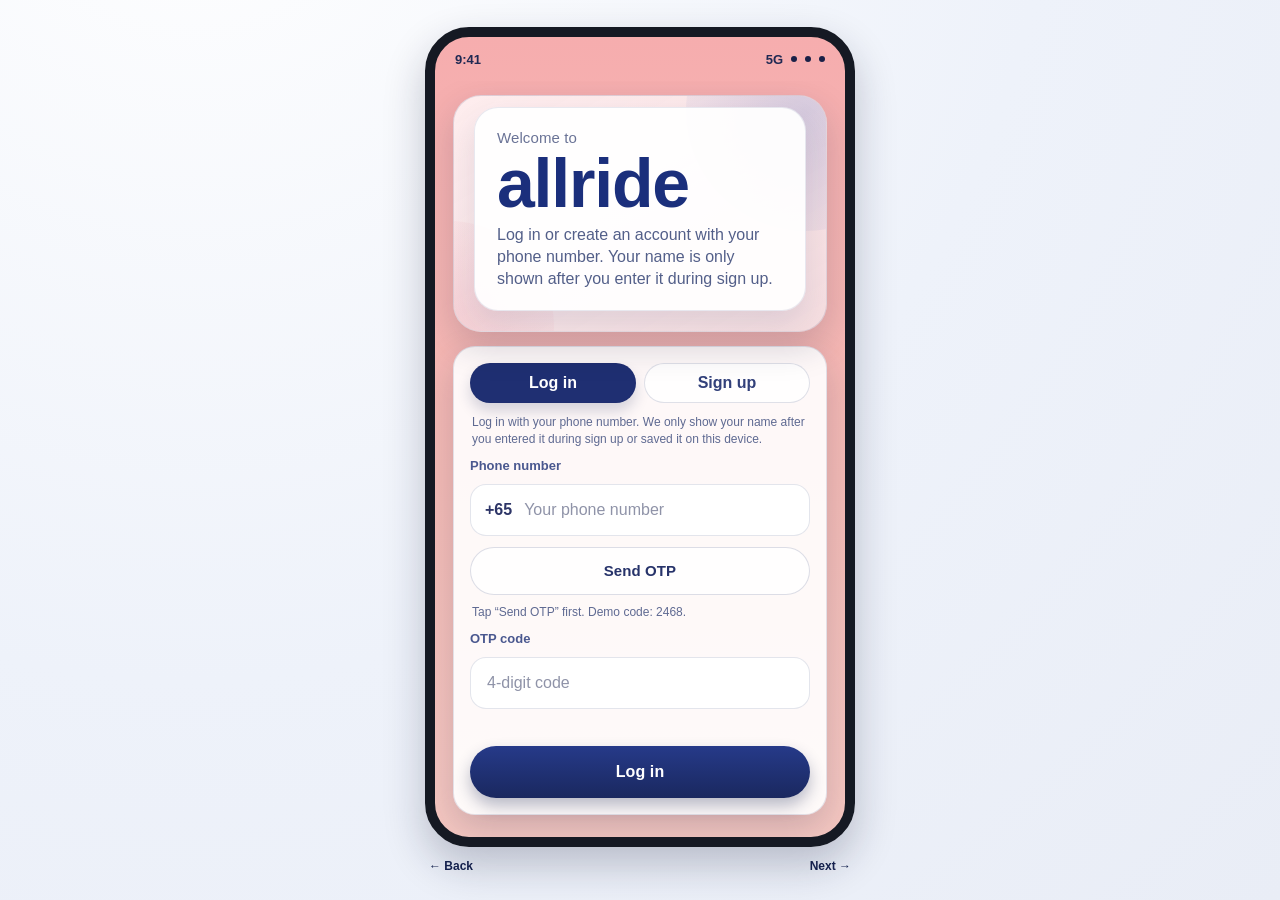
<file: index.html>
<!doctype html>
<html lang="en">
  <head>
    <meta charset="UTF-8" />
    <meta name="viewport" content="width=device-width, initial-scale=1.0" />
    <title>allride · Redirecting</title>
    <meta http-equiv="refresh" content="0; url=./pages/auth.html" />
    <style>
      body {
        margin: 0;
        min-height: 100dvh;
        display: grid;
        place-items: center;
        font-family: Inter, -apple-system, BlinkMacSystemFont, 'Segoe UI', sans-serif;
        background: #f4b8b4;
        color: #1a2a66;
      }
      a {
        color: inherit;
        font-weight: 700;
      }
    </style>
    <script>
      window.location.replace('./pages/auth.html');
    </script>
  </head>
  <body>
    <p>Opening app… <a href="./pages/auth.html">Tap here if it does not redirect.</a></p>
  </body>
</html>
</file>
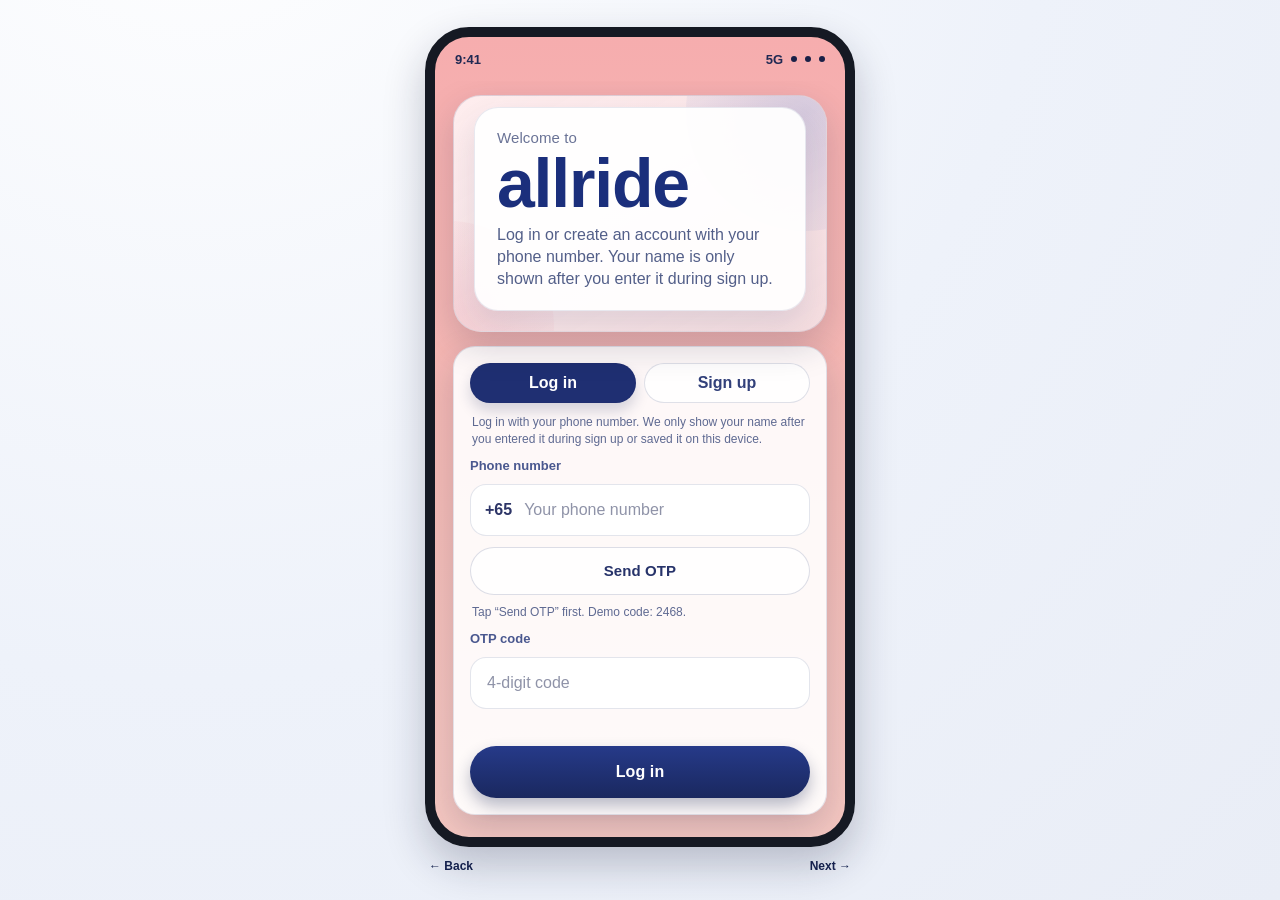
<file: pages/auth.html>
<!doctype html>
<html lang="en">
  <head>
    <meta charset="UTF-8" />
    <meta name="viewport" content="width=device-width, initial-scale=1.0" />
    <title>allride · Access</title>
    <link rel="stylesheet" href="../assets/styles.css" />
  </head>
  <body>
    <main class="device-shell">
      <section class="device">
        <header class="statusbar">
          <span>9:41</span>
          <div class="statusbar__icons">
            <span>5G</span>
            <span class="statusbar__dot"></span>
            <span class="statusbar__dot"></span>
            <span class="statusbar__dot"></span>
          </div>
        </header>

        <div class="safe-area auth-screen">
          <section class="hero-card auth-hero">
            <div class="hero-card__content">
              <p class="hero-label">Welcome to</p>
              <h1 class="hero-title">allride</h1>
              <p class="hero-note">Log in or create an account with your phone number. Your name is only shown after you enter it during sign up.</p>
            </div>
          </section>

          <section class="panel js-auth-form auth-form" data-auth-mode="login">
            <div class="auth-tabs" role="tablist" aria-label="Access mode">
              <button class="auth-tab is-active" type="button" data-auth-mode="login" role="tab" aria-selected="true">Log in</button>
              <button class="auth-tab" type="button" data-auth-mode="signup" role="tab" aria-selected="false">Sign up</button>
            </div>

            <p class="auth-helper js-auth-helper">Log in with your phone number. We only show your name after you enter it during sign up or save it on this device.</p>

            <div class="js-name-field is-hidden">
              <label class="label" for="full-name">Your name</label>
              <div class="pill-input">
                <input id="full-name" class="js-input-name" type="text" placeholder="How should we greet you?" />
              </div>
            </div>

            <label class="label" for="phone">Phone number</label>
            <div class="pill-input">
              <span>+65</span>
              <input id="phone" class="js-input-phone" type="tel" placeholder="Your phone number" />
            </div>

            <button class="btn btn--ghost btn--lg js-send-otp-btn" type="button">Send OTP</button>
            <p class="auth-note js-otp-note">Tap “Send OTP” first. Demo code: 2468.</p>

            <label class="label" for="otp">OTP code</label>
            <div class="pill-input">
              <input id="otp" class="js-input-otp" type="text" inputmode="numeric" placeholder="4-digit code" />
            </div>

            <p class="form-error js-auth-error" aria-live="polite"></p>

            <a class="btn btn--primary btn--lg js-login-btn" href="./home.html">Log in</a>
          </section>
        </div>
      </section>

      <nav class="flow-nav">
        <a class="flow-nav__link" href="./splash.html">← Back</a>
        <a class="flow-nav__link" href="./home.html">Next →</a>
      </nav>
    </main>

    <script src="../assets/app.js"></script>
  </body>
</html>
</file>
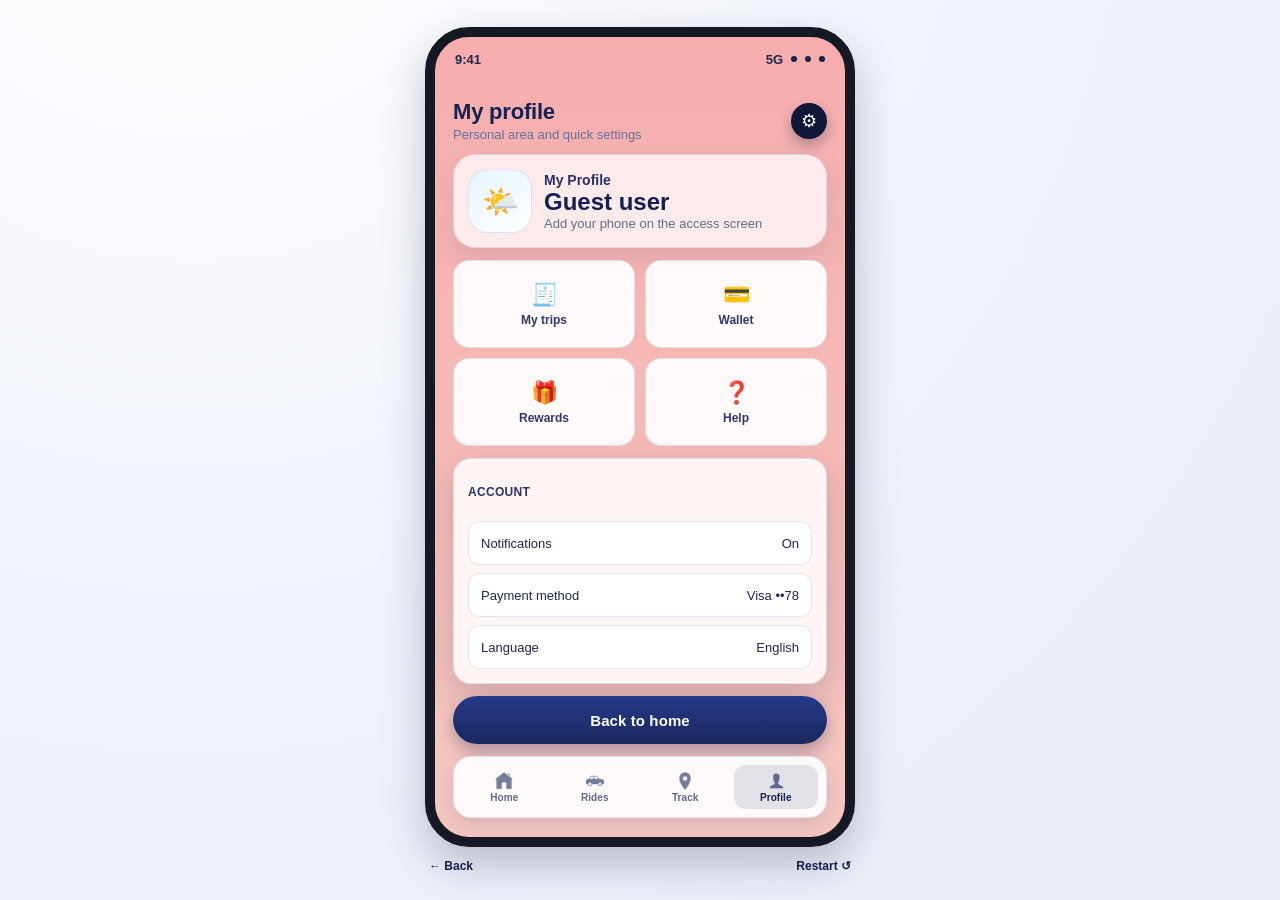
<file: pages/profile.html>
<!doctype html>
<html lang="en">
  <head>
    <meta charset="UTF-8" />
    <meta name="viewport" content="width=device-width, initial-scale=1.0" />
    <title>allride · Profile</title>
    <link rel="stylesheet" href="../assets/styles.css" />
  </head>
  <body>
    <main class="device-shell">
      <section class="device">
        <header class="statusbar">
          <span>9:41</span>
          <div class="statusbar__icons">
            <span>5G</span>
            <span class="statusbar__dot"></span>
            <span class="statusbar__dot"></span>
            <span class="statusbar__dot"></span>
          </div>
        </header>

        <div class="safe-area profile-screen">
          <div class="top-row">
            <div>
              <h1 class="title">My profile</h1>
              <p class="subtitle">Personal area and quick settings</p>
            </div>
            <button class="icon-btn" type="button" aria-label="Profile settings">⚙</button>
          </div>

          <section class="profile-card-soft">
            <div class="profile-card-soft__avatar">🌤️</div>
            <div>
              <p class="profile-card-soft__label">My Profile</p>
              <h2 class="profile-card-soft__name js-profile-name">User Name</h2>
              <p class="profile-card-soft__meta js-profile-phone">+65 8123 4567</p>
            </div>
          </section>

          <section class="quick-grid quick-grid--profile">
            <article class="quick-card">
              <span class="quick-emoji">🧾</span>
              My trips
            </article>
            <article class="quick-card">
              <span class="quick-emoji">💳</span>
              Wallet
            </article>
            <article class="quick-card">
              <span class="quick-emoji">🎁</span>
              Rewards
            </article>
            <article class="quick-card">
              <span class="quick-emoji">❓</span>
              Help
            </article>
          </section>

          <section class="panel panel--flat">
            <p class="label">Account</p>
            <ul class="list">
              <li class="list-item"><span>Notifications</span><span>On</span></li>
              <li class="list-item"><span>Payment method</span><span>Visa ••78</span></li>
              <li class="list-item"><span>Language</span><span>English</span></li>
            </ul>
          </section>

          <a class="btn btn--primary btn--lg" href="./home.html">Back to home</a>

          <nav class="bottom-tabs">
            <a class="bottom-tab" data-tab="home.html" href="./home.html">
              <span class="tab-icon" aria-hidden="true"><img class="tab-icon-img" src="../assets/ui/home.png" alt="" /></span>
              <span class="tab-label">Home</span>
            </a>
            <a class="bottom-tab" data-tab="journey.html,rides.html" href="./journey.html">
              <span class="tab-icon" aria-hidden="true"><img class="tab-icon-img" src="../assets/ui/rides.png" alt="" /></span>
              <span class="tab-label">Rides</span>
            </a>
            <a class="bottom-tab" data-tab="tracking.html" href="./tracking.html">
              <span class="tab-icon" aria-hidden="true"><img class="tab-icon-img" src="../assets/ui/track.png" alt="" /></span>
              <span class="tab-label">Track</span>
            </a>
            <a class="bottom-tab" data-tab="profile.html" href="./profile.html">
              <span class="tab-icon" aria-hidden="true"><img class="tab-icon-img" src="../assets/ui/profile.png" alt="" /></span>
              <span class="tab-label">Profile</span>
            </a>
          </nav>
        </div>
      </section>

      <nav class="flow-nav">
        <a class="flow-nav__link" href="./tracking.html">← Back</a>
        <a class="flow-nav__link" href="./splash.html">Restart ↺</a>
      </nav>
    </main>

    <script src="../assets/app.js"></script>
  </body>
</html>
</file>
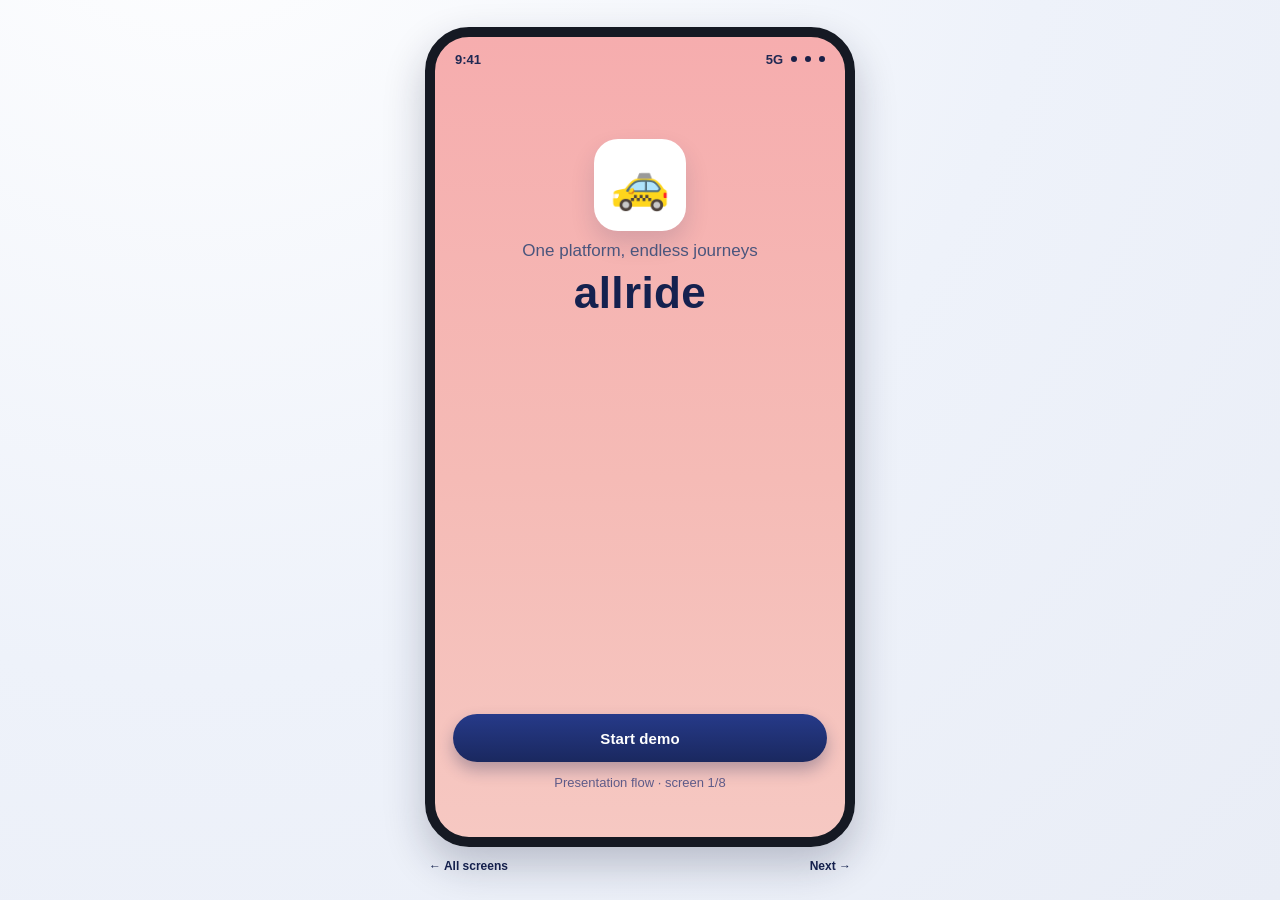
<file: pages/splash.html>
<!doctype html>
<html lang="en">
  <head>
    <meta charset="UTF-8" />
    <meta name="viewport" content="width=device-width, initial-scale=1.0" />
    <title>allride · Splash</title>
    <link rel="stylesheet" href="../assets/styles.css" />
  </head>
  <body>
    <main class="device-shell">
      <section class="device">
        <header class="statusbar">
          <span>9:41</span>
          <div class="statusbar__icons">
            <span>5G</span>
            <span class="statusbar__dot"></span>
            <span class="statusbar__dot"></span>
            <span class="statusbar__dot"></span>
          </div>
        </header>

        <div class="safe-area screen-splash">
          <div class="brand-block">
            <div class="brand-icon">🚕</div>
            <p class="brand-tagline">One platform, endless journeys</p>
            <h1 class="brand-title">allride</h1>
          </div>

          <div>
            <a class="btn btn--primary btn--lg" href="./auth.html">Start demo</a>
            <p class="hint">Presentation flow · screen 1/8</p>
          </div>
        </div>
      </section>

      <nav class="flow-nav">
        <a class="flow-nav__link" href="../index.html">← All screens</a>
        <a class="flow-nav__link" href="./auth.html">Next →</a>
      </nav>
    </main>

    <script src="../assets/app.js"></script>
  </body>
</html>
</file>
<file: assets/styles.css>
:root {
  --bg-main: #f5b2ac;
  --bg-main-soft: #f8c4bf;
  --primary: #1f2f72;
  --primary-strong: #15204f;
  --surface: #fffdfc;
  --surface-soft: #f7f6fb;
  --text: #20243b;
  --muted: #6d7084;
  --success: #22b48a;
  --danger: #d64f5d;
  --radius-xl: 28px;
  --radius-lg: 20px;
  --radius-md: 14px;
  --radius-sm: 10px;
  --shadow-main: 0 18px 42px rgba(22, 27, 53, 0.24);
  --shadow-soft: 0 8px 20px rgba(22, 27, 53, 0.1);
  --border-soft: 1px solid rgba(20, 30, 72, 0.12);
}

* {
  box-sizing: border-box;
}

html,
body {
  margin: 0;
  min-height: 100%;
  font-family: Inter, -apple-system, BlinkMacSystemFont, "Segoe UI", Roboto, sans-serif;
  color: var(--text);
}

body {
  background: radial-gradient(circle at 20% 0%, #f8f9fc 0%, #e8ecf5 72%);
  min-height: 100dvh;
  display: grid;
  place-items: center;
  padding: 18px;
}

a {
  color: inherit;
  text-decoration: none;
}

.device-shell {
  width: min(430px, 100%);
}

.device {
  width: 100%;
  min-height: 760px;
  height: min(860px, calc(100dvh - 80px));
  border: 10px solid #101219;
  border-radius: 44px;
  background: linear-gradient(180deg, var(--bg-main) 0%, var(--bg-main-soft) 100%);
  box-shadow: var(--shadow-main);
  overflow: hidden;
  position: relative;
}

.statusbar {
  height: 44px;
  display: flex;
  align-items: center;
  justify-content: space-between;
  padding: 0 20px;
  font-size: 13px;
  font-weight: 600;
}

.statusbar__icons {
  display: flex;
  align-items: center;
  gap: 8px;
}

.statusbar__dot {
  width: 6px;
  height: 6px;
  border-radius: 999px;
  background: #1a2047;
}

.safe-area {
  height: calc(100% - 44px);
  padding: 14px 18px 22px;
  display: flex;
  flex-direction: column;
  gap: 14px;
}

.screen-splash {
  justify-content: space-between;
  padding-top: 58px;
  padding-bottom: 34px;
}

.brand-block {
  display: grid;
  justify-items: center;
  gap: 10px;
  text-align: center;
}

.brand-icon {
  width: 100px;
  height: 100px;
  border-radius: 28px;
  background: #fff;
  display: grid;
  place-items: center;
  font-size: 48px;
  box-shadow: var(--shadow-soft);
}

.brand-title {
  font-size: 46px;
  line-height: 1;
  margin: 0;
  color: var(--primary);
  letter-spacing: 0.4px;
  font-weight: 800;
}

.brand-tagline {
  margin: 0;
  font-size: 17px;
  color: rgba(24, 28, 55, 0.84);
  max-width: 270px;
}

.hint {
  text-align: center;
  font-size: 13px;
  color: rgba(31, 47, 114, 0.7);
}

.hero-card {
  min-height: 190px;
  border-radius: var(--radius-xl);
  background: linear-gradient(160deg, rgba(255, 255, 255, 0.58), rgba(255, 255, 255, 0.14)),
    linear-gradient(120deg, #d6d8e8, #f3d6cf 42%, #d8bfd8 100%);
  border: var(--border-soft);
  box-shadow: var(--shadow-soft);
  padding: 18px;
  display: flex;
  align-items: flex-end;
}

.hero-card__content {
  width: 100%;
  background: rgba(255, 255, 255, 0.76);
  border-radius: var(--radius-md);
  padding: 12px 14px;
}

.hero-label {
  margin: 0;
  color: var(--muted);
  font-size: 13px;
}

.hero-title {
  margin: 2px 0 4px;
  font-size: 34px;
  line-height: 1;
  color: var(--primary);
}

.hero-note {
  margin: 0;
  font-size: 13px;
  color: #2f355a;
}

.panel {
  background: rgba(255, 255, 255, 0.72);
  border-radius: var(--radius-xl);
  border: var(--border-soft);
  padding: 14px;
  display: grid;
  gap: 10px;
  box-shadow: var(--shadow-soft);
}

.panel--flat {
  background: rgba(255, 255, 255, 0.62);
  box-shadow: none;
}

.label {
  font-size: 12px;
  font-weight: 700;
  letter-spacing: 0.3px;
  text-transform: uppercase;
  color: #2d3567;
}

.form-error {
  min-height: 17px;
  margin: -2px 2px 0;
  color: #b9384a;
  font-size: 12px;
  opacity: 0;
  transition: opacity 0.15s ease;
}

.form-error.is-visible {
  opacity: 1;
}

.pill-input {
  background: #fff;
  border-radius: 999px;
  border: 1px solid rgba(30, 40, 90, 0.12);
  display: flex;
  align-items: center;
  padding: 0 14px;
  min-height: 48px;
}

.pill-input span {
  font-weight: 700;
  color: #2d3567;
  padding-right: 10px;
}

.pill-input input {
  border: 0;
  width: 100%;
  font: inherit;
  background: transparent;
  color: var(--text);
  outline: none;
}

.pill-input input::placeholder {
  color: #8f93a8;
}

.btn {
  border: 0;
  display: inline-flex;
  align-items: center;
  justify-content: center;
  border-radius: 999px;
  font-weight: 700;
  font-size: 15px;
  min-height: 46px;
  cursor: pointer;
  transition: transform 0.16s ease, box-shadow 0.16s ease;
}

.btn:active {
  transform: translateY(1px);
}

.btn--primary {
  background: linear-gradient(180deg, #253985 0%, #1a285f 100%);
  color: #fff;
  box-shadow: 0 8px 16px rgba(24, 36, 84, 0.3);
}

.btn--ghost {
  background: rgba(255, 255, 255, 0.8);
  color: #27336a;
  border: 1px solid rgba(39, 51, 106, 0.16);
}

.btn--book {
  background: linear-gradient(180deg, #f4eac8 0%, #eadcae 100%);
  border: 1px solid rgba(111, 85, 44, 0.28);
  color: #3f2f16;
  box-shadow: 0 4px 10px rgba(81, 59, 25, 0.18);
}

.btn--lg {
  min-height: 50px;
  width: 100%;
}

.top-row {
  display: flex;
  align-items: center;
  justify-content: space-between;
  gap: 10px;
}

.title {
  margin: 0;
  font-size: 24px;
  line-height: 1.15;
  color: var(--primary-strong);
}

.subtitle {
  margin: 3px 0 0;
  font-size: 13px;
  color: #505777;
}

.icon-btn {
  width: 38px;
  height: 38px;
  border-radius: 999px;
  border: 0;
  background: #151d4c;
  color: #fff;
  display: grid;
  place-items: center;
  font-size: 18px;
}

.top-row--compact {
  gap: 8px;
}

.top-row--end {
  justify-content: flex-end;
}

.title--script {
  font-family: "Segoe Script", "Brush Script MT", cursive;
  font-size: 37px;
  line-height: 1.05;
  color: #1f2f72;
  font-weight: 700;
}

.home-screen {
  gap: 10px;
}

.map-card {
  background: linear-gradient(145deg, #fcfdff 0%, #eef2ff 100%);
  border-radius: var(--radius-xl);
  border: var(--border-soft);
  min-height: 200px;
  padding: 14px;
  position: relative;
  overflow: hidden;
}

.map-card::before,
.map-card::after {
  content: "";
  position: absolute;
  border-radius: 999px;
  background: rgba(31, 47, 114, 0.09);
}

.map-card::before {
  width: 260px;
  height: 260px;
  top: -160px;
  right: -90px;
}

.map-card::after {
  width: 210px;
  height: 210px;
  bottom: -135px;
  left: -75px;
}

.map-card--city,
.map-card--route-view {
  min-height: 210px;
  background: linear-gradient(155deg, #f6f8ff 0%, #e8edf9 100%);
}

.map-card--city::before,
.map-card--city::after,
.map-card--route-view::before,
.map-card--route-view::after {
  opacity: 0.35;
}

.map-grid {
  position: absolute;
  inset: 0;
  background:
    repeating-linear-gradient(80deg, rgba(126, 145, 203, 0.22) 0 1px, transparent 1px 46px),
    repeating-linear-gradient(12deg, rgba(133, 152, 209, 0.2) 0 1px, transparent 1px 44px),
    linear-gradient(180deg, rgba(181, 198, 235, 0.22), rgba(241, 245, 255, 0.76));
  border-radius: inherit;
}

.map-pin {
  position: absolute;
  left: 42%;
  top: 48%;
  transform: translate(-50%, -50%);
  width: 34px;
  height: 34px;
  border-radius: 999px;
  background: #fff;
  border: 2px solid rgba(28, 39, 94, 0.16);
  display: grid;
  place-items: center;
  font-size: 16px;
  z-index: 2;
}

.map-path {
  position: absolute;
  left: 22%;
  right: 20%;
  top: 58%;
  height: 3px;
  border-radius: 999px;
  background: repeating-linear-gradient(90deg, #1f2f72 0 12px, transparent 12px 18px);
  z-index: 1;
}

.route-route {
  position: absolute;
  height: 4px;
  border-radius: 999px;
  background: #2a3f90;
  z-index: 2;
}

.route-route--a {
  width: 56%;
  left: 18%;
  top: 62%;
  transform: rotate(-14deg);
}

.route-route--b {
  width: 42%;
  left: 38%;
  top: 50%;
  transform: rotate(8deg);
}

.route-stop {
  position: absolute;
  width: 14px;
  height: 14px;
  border-radius: 999px;
  border: 2px solid #fff;
  z-index: 3;
  box-shadow: 0 3px 8px rgba(20, 34, 84, 0.25);
}

.route-stop--start {
  left: 28%;
  top: 66%;
  background: #f26a74;
}

.route-stop--end {
  left: 72%;
  top: 47%;
  background: #22b48a;
}

.route-chip {
  position: relative;
  z-index: 2;
  background: #fff;
  border-radius: 12px;
  padding: 10px 12px;
  margin-bottom: 8px;
  font-size: 13px;
  border: 1px solid rgba(27, 36, 82, 0.08);
  display: flex;
  justify-content: space-between;
  align-items: center;
}

.route-chip strong {
  display: block;
  font-size: 14px;
  margin-bottom: 2px;
}

.search-box {
  border-radius: 14px;
  background: #fff;
  border: 1px solid rgba(28, 36, 86, 0.14);
  min-height: 46px;
  padding: 0 14px;
  display: flex;
  align-items: center;
  color: #757b95;
}

button.search-box {
  width: 100%;
  font: inherit;
  cursor: pointer;
  text-align: left;
}

.location-note {
  min-height: 58px;
  border-radius: 14px;
  background: rgba(255, 255, 255, 0.88);
  border: 1px solid rgba(20, 32, 79, 0.1);
  padding: 10px 12px;
  display: flex;
  gap: 10px;
  align-items: center;
}

.js-open-rides-by-address {
  cursor: pointer;
}

.js-open-rides-by-address:active {
  transform: scale(0.995);
}

.location-note__icon {
  width: 30px;
  height: 30px;
  border-radius: 999px;
  background: #fff;
  display: grid;
  place-items: center;
  border: 1px solid rgba(25, 37, 92, 0.12);
}

.location-note__text {
  margin: 1px 0 0;
  color: #545c7f;
  font-size: 12px;
  line-height: 1.25;
}

.search-box--action {
  justify-content: space-between;
  font-size: 14px;
}

.search-box__action {
  color: #1e2b66;
  font-weight: 700;
}

.panel--locations {
  padding: 8px;
}

.recent-list {
  margin: 0;
  padding: 0;
  list-style: none;
  display: grid;
  gap: 6px;
}

.recent-item {
  min-height: 38px;
  border-radius: 10px;
  border: 1px solid rgba(27, 37, 85, 0.09);
  background: rgba(255, 255, 255, 0.95);
  display: flex;
  align-items: center;
  justify-content: space-between;
  padding: 0 10px;
  font-size: 12px;
  color: #313b70;
}

.js-recent-destination {
  cursor: pointer;
  transition: transform 0.12s ease, box-shadow 0.12s ease;
}

.js-recent-destination:active {
  transform: scale(0.994);
}

.is-address-link {
  cursor: pointer;
}

.recent-item span:last-child {
  color: #7b819b;
}

.promo-banner {
  margin: -2px 0 0;
  font-family: "Arial Black", Inter, sans-serif;
  font-size: 22px;
  line-height: 0.95;
  letter-spacing: 0.6px;
  color: #1f2f72;
  text-align: center;
  text-transform: uppercase;
  opacity: 0.86;
}

.quick-grid {
  display: grid;
  grid-template-columns: repeat(3, 1fr);
  gap: 10px;
}

.quick-card {
  background: rgba(255, 255, 255, 0.84);
  border: var(--border-soft);
  border-radius: 16px;
  padding: 12px 8px;
  text-align: center;
  font-size: 12px;
  color: #2e376b;
  font-weight: 600;
  display: grid;
  gap: 6px;
}

.quick-emoji {
  font-size: 22px;
}

.profile-screen {
  padding-top: 18px;
}

.profile-card-soft {
  background: rgba(255, 255, 255, 0.64);
  border: 1px solid rgba(26, 39, 92, 0.1);
  border-radius: 22px;
  padding: 14px;
  display: flex;
  align-items: center;
  gap: 12px;
  box-shadow: 0 12px 26px rgba(25, 35, 84, 0.1);
}

.profile-card-soft__avatar {
  width: 64px;
  height: 64px;
  border-radius: 20px;
  background: linear-gradient(145deg, #e6f4ff, #ffffff);
  display: grid;
  place-items: center;
  font-size: 30px;
  border: 1px solid rgba(31, 47, 114, 0.1);
}

.profile-card-soft__label {
  margin: 0;
  font-size: 14px;
  color: #27326a;
  font-weight: 700;
}

.profile-card-soft__name {
  margin: 1px 0;
  font-size: 24px;
  line-height: 1.1;
  color: #152052;
}

.profile-card-soft__meta {
  margin: 0;
  color: #646b8a;
  font-size: 13px;
}

.quick-grid--profile {
  grid-template-columns: repeat(2, 1fr);
}

.quick-grid--profile .quick-card {
  min-height: 88px;
  display: flex;
  flex-direction: column;
  justify-content: center;
  gap: 5px;
}

.bottom-tabs {
  margin-top: auto;
  background: rgba(255, 255, 255, 0.88);
  border: var(--border-soft);
  border-radius: 20px;
  padding: 8px;
  display: grid;
  grid-template-columns: repeat(4, 1fr);
  gap: 6px;
}

.bottom-tab {
  font-size: 11px;
  color: #6f7290;
  border-radius: 12px;
  min-height: 44px;
  display: grid;
  place-items: center;
  text-align: center;
  font-weight: 600;
}

.bottom-tab.is-active {
  color: #1d2964;
  background: rgba(29, 41, 100, 0.1);
}

.journey-screen {
  gap: 10px;
}

.route-details-card {
  background: rgba(236, 239, 251, 0.92);
  border: 1px solid rgba(28, 37, 85, 0.13);
  border-radius: 18px;
  padding: 12px;
  display: grid;
  gap: 8px;
}

.route-details-title {
  margin: 0;
  text-align: center;
  font-size: 20px;
  color: #1f2f72;
  font-family: "Segoe Script", "Brush Script MT", cursive;
}

.route-point {
  display: flex;
  gap: 9px;
  align-items: flex-start;
  font-size: 12px;
  color: #3f4465;
}

.route-point strong {
  display: block;
  color: #212a59;
  font-size: 12px;
}

.route-point p {
  margin: 0;
  color: #6a7190;
}

.add-location {
  border: 0;
  border-radius: 999px;
  min-height: 34px;
  background: rgba(255, 255, 255, 0.85);
  color: #2a366f;
  font-weight: 700;
}

.payment-strip {
  border-radius: 16px;
  border: 1px solid rgba(116, 86, 35, 0.18);
  background: linear-gradient(180deg, rgba(254, 243, 212, 0.94), rgba(245, 229, 188, 0.92));
  padding: 10px;
  display: grid;
  gap: 8px;
}

.payment-row {
  display: grid;
  grid-template-columns: repeat(5, minmax(0, 1fr));
  gap: 6px;
}

.pay-chip {
  min-height: 30px;
  border-radius: 8px;
  border: 1px solid rgba(126, 101, 61, 0.2);
  background: rgba(255, 255, 255, 0.9);
  display: grid;
  place-items: center;
  font-size: 10px;
  font-weight: 700;
  color: #503f22;
  text-align: center;
  appearance: none;
  -webkit-appearance: none;
  cursor: pointer;
}

.pay-chip.is-active {
  border-color: rgba(47, 66, 143, 0.5);
  box-shadow: inset 0 0 0 1px rgba(47, 66, 143, 0.26);
  color: #253581;
}

.mode-chip {
  margin: 0;
  min-height: 28px;
  padding: 0 10px;
  border-radius: 999px;
  border: 1px solid rgba(26, 39, 91, 0.16);
  background: rgba(255, 255, 255, 0.78);
  display: inline-flex;
  align-items: center;
  color: #37407a;
  font-size: 11px;
  font-weight: 700;
  letter-spacing: 0.2px;
  appearance: none;
  -webkit-appearance: none;
  cursor: pointer;
}

.rides-toolbar {
  display: flex;
  align-items: center;
  justify-content: space-between;
  gap: 8px;
}

.rides-selected {
  margin: 0;
  font-size: 11px;
  color: #4f5780;
  font-weight: 600;
}

.rides-screen {
  gap: 8px;
  overflow: auto;
}

.rides-screen .bottom-tabs {
  margin-top: 0;
}

.rides-map {
  min-height: 168px;
}

.fare-filter {
  background: rgba(255, 255, 255, 0.9);
  border: var(--border-soft);
  border-radius: 14px;
  padding: 8px 10px 10px;
  display: grid;
  gap: 6px;
}

.fare-filter__head {
  display: flex;
  align-items: baseline;
  justify-content: space-between;
}

.fare-filter__value {
  margin: 0;
  font-size: 12px;
  color: #5f6684;
  letter-spacing: 0.2px;
  font-weight: 700;
}

.fare-filter__value strong {
  color: #1f2f72;
  font-size: 13px;
}

.fare-filter__bounds {
  display: flex;
  justify-content: space-between;
  font-size: 12px;
  color: #3f4873;
  font-weight: 600;
}

.fare-filter__bounds--triple {
  display: grid;
  grid-template-columns: auto 1fr auto;
  align-items: center;
}

.fare-filter__bounds--triple span:nth-child(2) {
  justify-self: center;
  color: #1f2f72;
  font-weight: 700;
}

.range-stack {
  display: grid;
  gap: 4px;
}

.range-slider {
  width: 100%;
  accent-color: #24367f;
  margin: 0;
}

.fare-browser {
  border: 1px solid rgba(31, 47, 114, 0.18);
  border-radius: 16px;
  background: linear-gradient(180deg, rgba(198, 157, 190, 0.52), rgba(196, 156, 188, 0.44));
  display: grid;
  grid-template-columns: 92px 1fr;
  overflow: hidden;
  min-height: 236px;
}

.fare-cats {
  background: rgba(255, 255, 255, 0.52);
  display: grid;
  align-content: start;
  gap: 4px;
  padding: 6px;
}

.fare-cat {
  min-height: 30px;
  border-radius: 8px;
  background: transparent;
  color: #262f5e;
  font-weight: 700;
  font-size: 11px;
  text-align: left;
  padding: 7px;
  line-height: 1.12;
  transition: background 0.16s ease, color 0.16s ease;
}

.fare-cat.is-in-range {
  background: rgba(117, 73, 153, 0.28);
  color: #2c1d4f;
}

.fare-results {
  padding: 6px;
  display: grid;
  gap: 8px;
  overflow: auto;
}

.fare-group {
  background: rgba(255, 255, 255, 0.78);
  border: 1px solid rgba(32, 43, 92, 0.14);
  border-radius: 10px;
  overflow: hidden;
}

.fare-group__title {
  margin: 0;
  padding: 5px 8px;
  font-size: 12px;
  color: #1e2d69;
  border-bottom: 1px solid rgba(29, 40, 92, 0.12);
}

.fare-row {
  display: grid;
  grid-template-columns: auto 1fr auto auto;
  align-items: center;
  gap: 7px;
  min-height: 32px;
  padding: 0 8px;
  font-size: 11px;
  color: #24306d;
  border-bottom: 1px solid rgba(25, 36, 84, 0.09);
  cursor: pointer;
  transition: background 0.15s ease, opacity 0.15s ease;
}

.fare-row:last-child {
  border-bottom: 0;
}

.fare-row:not(.is-in-range):not(.is-manual) {
  opacity: 0.8;
}

.fare-row.is-in-range,
.fare-row.is-manual {
  background: rgba(120, 78, 161, 0.14);
  opacity: 1;
}

.fare-row__name {
  line-height: 1.15;
}

.fare-row__price {
  font-weight: 700;
  color: #1e2d69;
}

.fare-check {
  margin: 0;
  width: 13px;
  height: 13px;
  border-radius: 2px;
  border: 1px solid #2d3252;
  background: #fff;
  appearance: none;
  -webkit-appearance: none;
}

.fare-check:checked {
  background: #0f0f12;
  border-color: #0f0f12;
}

.fare-row.is-in-range .fare-check {
  background: #0f0f12;
  border-color: #0f0f12;
}

.fare-row.is-manual .fare-check {
  background: #0f0f12;
  border-color: #0f0f12;
  box-shadow: 0 0 0 1px rgba(125, 83, 162, 0.5) inset;
}

.provider-badge {
  width: 16px;
  height: 16px;
  border-radius: 4px;
  display: grid;
  place-items: center;
  background: #fff;
  border: 1px solid rgba(28, 41, 92, 0.16);
  overflow: hidden;
  box-shadow: 0 1px 3px rgba(28, 39, 87, 0.12);
}

.provider-logo-img {
  width: 12px;
  height: 12px;
  max-width: 12px;
  max-height: 12px;
  object-fit: contain;
  display: block;
  flex: 0 0 12px;
}

.provider-badge--logo {
  padding: 0;
}

.finding-screen,
.tracking-live-screen {
  gap: 0;
  padding-top: 10px;
  overflow: auto;
}

.finding-screen .btn--book,
.tracking-live-screen .btn--primary {
  margin-top: 10px;
}

.journey-mini {
  background: rgba(222, 229, 248, 0.9);
  border: 1px solid rgba(30, 41, 92, 0.12);
  border-radius: 16px 16px 0 0;
  padding: 8px 10px;
  display: grid;
  gap: 7px;
}

.journey-mini__title {
  margin: 0;
  text-align: center;
  font-size: 21px;
  color: #1c2b68;
  font-family: "Segoe Script", "Brush Script MT", cursive;
  line-height: 1;
}

.journey-mini__point {
  display: flex;
  gap: 7px;
  align-items: flex-start;
  font-size: 11px;
  color: #6c7191;
}

.journey-mini__point strong {
  display: block;
  color: #2d3566;
  font-size: 11px;
}

.journey-mini__point p {
  margin: 0;
  color: #7c82a0;
}

.journey-mini__add {
  min-height: 27px;
  border-radius: 999px;
  border: 0;
  background: rgba(255, 255, 255, 0.76);
  color: #2f3a72;
  font-size: 12px;
  font-weight: 700;
  justify-self: start;
  padding: 0 10px;
}

.finding-panel {
  min-height: 126px;
  background: rgba(248, 182, 175, 0.78);
  border-left: 1px solid rgba(31, 47, 114, 0.1);
  border-right: 1px solid rgba(31, 47, 114, 0.1);
  border-bottom: 1px solid rgba(31, 47, 114, 0.1);
  display: grid;
  place-items: center;
  gap: 8px;
  align-content: center;
}

.finding-panel__title {
  margin: 0;
  font-family: "Segoe Script", "Brush Script MT", cursive;
  font-size: 24px;
  color: #1e2d69;
  line-height: 1;
}

.finding-loader {
  display: flex;
  align-items: center;
  gap: 8px;
}

.finding-loader__car {
  font-size: 25px;
}

.finding-loader__dot {
  width: 9px;
  height: 9px;
  border-radius: 999px;
  background: #d6f6ff;
  animation: findingPulse 1.1s ease-in-out infinite;
}

.finding-loader__dot:nth-child(2) {
  animation-delay: 0.1s;
}

.finding-loader__dot:nth-child(3) {
  animation-delay: 0.2s;
}

.finding-loader__dot:nth-child(4) {
  animation-delay: 0.3s;
}

@keyframes findingPulse {
  0%,
  100% {
    transform: scale(0.78);
    opacity: 0.55;
  }
  50% {
    transform: scale(1.05);
    opacity: 1;
  }
}

.finder-board {
  border: 1px solid rgba(31, 47, 114, 0.18);
  border-top: 0;
  border-radius: 0 0 16px 16px;
  background: linear-gradient(180deg, rgba(198, 157, 190, 0.52), rgba(196, 156, 188, 0.44));
  display: grid;
  grid-template-columns: 98px 1fr;
  overflow: hidden;
  min-height: 238px;
}

.finder-cats {
  background: rgba(255, 255, 255, 0.52);
  display: grid;
  align-content: start;
  gap: 4px;
  padding: 6px;
}

.finder-cat {
  min-height: 28px;
  border-radius: 8px;
  color: #2a325f;
  font-weight: 700;
  font-size: 11px;
  padding: 7px;
  line-height: 1.05;
}

.finder-list {
  background: rgba(255, 255, 255, 0.45);
  display: grid;
  align-content: start;
}

.finder-row {
  display: grid;
  grid-template-columns: auto 1fr auto auto;
  align-items: center;
  gap: 7px;
  min-height: 34px;
  padding: 0 8px;
  font-size: 11px;
  color: #24306d;
  border-bottom: 1px solid rgba(25, 36, 84, 0.09);
}

.finder-row:last-child {
  border-bottom: 0;
}

.finder-row__name {
  line-height: 1.15;
}

.finder-row__price {
  font-weight: 700;
  color: #1e2d69;
}

.map-card--live {
  min-height: 198px;
  border-radius: 0;
  border-left: 1px solid rgba(31, 47, 114, 0.1);
  border-right: 1px solid rgba(31, 47, 114, 0.1);
}

.map-card--live::before,
.map-card--live::after {
  opacity: 0.28;
}

.map-card__menu {
  position: absolute;
  right: 10px;
  top: 10px;
  z-index: 4;
}

.live-road {
  position: absolute;
  height: 4px;
  border-radius: 999px;
  background: #2b3e8f;
  z-index: 2;
}

.live-road--a {
  width: 62%;
  left: 14%;
  top: 72%;
  transform: rotate(-13deg);
}

.live-road--b {
  width: 38%;
  left: 42%;
  top: 61%;
  transform: rotate(10deg);
}

.live-car {
  position: absolute;
  left: 43%;
  top: 74%;
  transform: translate(-50%, -50%);
  z-index: 3;
  font-size: 21px;
}

.driver-status-strip {
  min-height: 38px;
  border-left: 1px solid rgba(31, 47, 114, 0.1);
  border-right: 1px solid rgba(31, 47, 114, 0.1);
  border-bottom: 1px solid rgba(31, 47, 114, 0.1);
  background: rgba(255, 255, 255, 0.9);
  display: flex;
  align-items: center;
  justify-content: space-between;
  padding: 0 12px;
  color: #1e2d69;
  font-family: "Segoe Script", "Brush Script MT", cursive;
  font-size: 22px;
}

.driver-status-strip strong {
  font-family: Inter, sans-serif;
  font-size: 15px;
}

.driver-sheet {
  border: 1px solid rgba(31, 47, 114, 0.12);
  border-top: 0;
  background: rgba(255, 255, 255, 0.95);
  padding: 12px;
  display: grid;
  gap: 8px;
}

.driver-sheet__head {
  display: flex;
  justify-content: space-between;
  gap: 10px;
}

.driver-sheet__plate {
  margin: 0;
  color: #1c2a67;
  font-size: 29px;
  line-height: 1;
}

.driver-sheet__car,
.driver-sheet__meta {
  margin: 2px 0 0;
  color: #4f5677;
  font-size: 13px;
}

.driver-sheet__fare {
  min-height: 36px;
  border: 1px solid rgba(29, 39, 89, 0.13);
  border-radius: 10px;
  padding: 0 10px;
  display: flex;
  align-items: center;
  justify-content: space-between;
  font-weight: 700;
  color: #232e68;
}

.driver-chat {
  min-height: 38px;
  border: 1px solid rgba(29, 39, 89, 0.13);
  border-radius: 999px;
  padding: 0 4px 0 12px;
  display: flex;
  align-items: center;
  justify-content: space-between;
  color: #848aa4;
  font-size: 13px;
}

.driver-chat__call {
  width: 30px;
  height: 30px;
  border-radius: 999px;
  border: 0;
  background: #101216;
  color: #fff;
  font-size: 16px;
}

.avatar--small {
  width: 40px;
  height: 40px;
  border-radius: 12px;
  font-size: 12px;
}

.ride-list {
  display: grid;
  gap: 10px;
}

.ride-option {
  background: rgba(255, 255, 255, 0.85);
  border: 1px solid rgba(31, 47, 114, 0.18);
  border-radius: 16px;
  padding: 12px 14px;
  display: grid;
  gap: 5px;
  cursor: pointer;
  transition: border-color 0.15s ease, transform 0.15s ease, background 0.15s ease;
}

.ride-option:active {
  transform: scale(0.99);
}

.ride-option.is-selected {
  border-color: #1f2f72;
  background: #fff;
}

.ride-head {
  display: flex;
  justify-content: space-between;
  font-weight: 700;
}

.ride-meta {
  font-size: 12px;
  color: #636885;
}

.summary-card {
  margin-top: auto;
  background: rgba(255, 255, 255, 0.9);
  border: var(--border-soft);
  border-radius: 18px;
  padding: 14px;
  display: grid;
  gap: 10px;
}

.summary-card--compact {
  margin-top: 0;
  padding: 10px 12px 12px;
}

.summary-card--compact .summary-price {
  font-size: 24px;
}

.summary-label {
  font-size: 12px;
  text-transform: uppercase;
  color: #747994;
  letter-spacing: 0.4px;
}

.summary-price {
  margin: 0;
  font-size: 30px;
  color: #17245b;
}

.eta-pill {
  border-radius: 999px;
  background: rgba(255, 255, 255, 0.9);
  border: var(--border-soft);
  min-height: 44px;
  display: flex;
  align-items: center;
  justify-content: center;
  font-weight: 700;
  color: #233070;
}

.route-progress {
  background: rgba(255, 255, 255, 0.86);
  border-radius: 20px;
  border: var(--border-soft);
  padding: 14px;
  display: grid;
  gap: 10px;
}

.progress-row {
  display: flex;
  gap: 10px;
  align-items: flex-start;
  font-size: 13px;
}

.progress-dot {
  margin-top: 2px;
  width: 12px;
  height: 12px;
  border-radius: 999px;
  background: #bbc1dd;
}

.progress-dot.is-active {
  background: var(--success);
}

.driver-card {
  background: rgba(255, 255, 255, 0.9);
  border: var(--border-soft);
  border-radius: 20px;
  padding: 14px;
  display: grid;
  gap: 10px;
}

.driver-head {
  display: flex;
  align-items: center;
  gap: 10px;
}

.avatar {
  width: 46px;
  height: 46px;
  border-radius: 14px;
  background: linear-gradient(145deg, #1f2f72, #42539a);
  color: #fff;
  display: grid;
  place-items: center;
  font-weight: 700;
}

.driver-name {
  margin: 0;
  font-size: 16px;
}

.driver-meta {
  margin: 0;
  color: #6b7087;
  font-size: 13px;
}

.actions-row {
  display: grid;
  gap: 8px;
  grid-template-columns: repeat(2, 1fr);
}

.stat-grid {
  display: grid;
  grid-template-columns: repeat(3, 1fr);
  gap: 8px;
}

.stat-card {
  background: rgba(255, 255, 255, 0.84);
  border: var(--border-soft);
  border-radius: 14px;
  padding: 10px;
}

.stat-value {
  margin: 0;
  font-size: 20px;
  color: #1b285f;
}

.stat-label {
  margin: 2px 0 0;
  font-size: 11px;
  color: #777c95;
}

.list {
  margin: 0;
  padding: 0;
  list-style: none;
  display: grid;
  gap: 8px;
}

.list-item {
  min-height: 44px;
  border-radius: 12px;
  background: #fff;
  border: 1px solid rgba(20, 30, 72, 0.08);
  display: flex;
  align-items: center;
  justify-content: space-between;
  padding: 0 12px;
  font-size: 13px;
}

.flow-nav {
  margin-top: 10px;
  display: flex;
  align-items: center;
  justify-content: space-between;
  color: #4b4f68;
  font-size: 13px;
}

.flow-nav__link {
  color: #1f2f72;
  font-weight: 700;
}

.landing {
  width: min(860px, 100%);
  background: #fff;
  border-radius: 20px;
  padding: 24px;
  border: 1px solid #e4e8f4;
  box-shadow: 0 20px 44px rgba(25, 31, 56, 0.12);
}

.landing h1 {
  margin: 0 0 8px;
  color: #1d2d70;
}

.landing p {
  margin: 0;
  color: #5d627d;
}

.link-grid {
  margin-top: 18px;
  display: grid;
  gap: 10px;
  grid-template-columns: repeat(auto-fit, minmax(180px, 1fr));
}

.link-tile {
  border: 1px solid #dbe0f1;
  border-radius: 12px;
  padding: 12px;
  background: #f8faff;
  color: #1f2f72;
  font-weight: 600;
}

.demo-toast {
  position: fixed;
  left: 50%;
  bottom: 24px;
  transform: translate(-50%, 20px);
  background: rgba(16, 21, 44, 0.9);
  color: #fff;
  border-radius: 999px;
  padding: 10px 14px;
  font-size: 12px;
  font-weight: 600;
  z-index: 99;
  opacity: 0;
  transition: transform 0.2s ease, opacity 0.2s ease;
}

.demo-toast.is-visible {
  transform: translate(-50%, 0);
  opacity: 1;
}

@media (max-width: 520px) {
  body {
    padding: 0;
    background: #0f1118;
  }

  .device-shell {
    width: 100%;
  }

  .device {
    min-height: 100dvh;
    height: 100dvh;
    border: 0;
    border-radius: 0;
    box-shadow: none;
  }

  .flow-nav {
    display: none;
  }

  .landing {
    min-height: 100dvh;
    border-radius: 0;
    border: 0;
    padding: 20px;
  }
}

/* ===== Design refresh: professional mobile app polish ===== */
:root {
  --app-bg-soft: #f7f3fb;
  --app-bg-main: linear-gradient(180deg, #f6adae 0%, #f5bbb6 55%, #f6c8c2 100%);
  --app-surface: rgba(255, 255, 255, 0.84);
  --app-surface-strong: #ffffff;
  --app-accent: #1d2d72;
  --app-accent-strong: #15214f;
  --app-text: #1f2748;
  --app-muted: #667198;
  --app-border: 1px solid rgba(28, 42, 99, 0.12);
  --app-shadow: 0 14px 36px rgba(18, 26, 61, 0.18);
  --app-radius-xl: 24px;
  --app-radius-lg: 18px;
  --app-radius-md: 14px;
}

body {
  background: radial-gradient(circle at 15% -20%, #ffffff 0%, #eef2fa 56%, #e9edf6 100%);
  color: var(--app-text);
}

.device {
  border-color: #151923;
  background: var(--app-bg-main);
}

.statusbar {
  color: #202953;
  font-weight: 700;
}

.safe-area {
  gap: 12px;
  min-height: 0;
  overflow-y: auto;
  overflow-x: hidden;
  -webkit-overflow-scrolling: touch;
  overscroll-behavior-y: contain;
}

.title,
.title--script,
.route-details-title,
.journey-mini__title,
.finding-panel__title,
.driver-status-strip {
  font-family: Inter, -apple-system, BlinkMacSystemFont, 'Segoe UI', sans-serif;
}

.title {
  font-size: 22px;
  line-height: 1.15;
  letter-spacing: -0.2px;
  color: var(--app-accent-strong);
}

.title--script {
  font-size: 24px;
  font-weight: 700;
  color: var(--app-accent-strong);
}

.subtitle,
.hero-note,
.driver-meta,
.driver-sheet__meta,
.journey-mini__point p,
.route-point p,
.location-note__text {
  color: var(--app-muted);
}

.brand-icon {
  width: 92px;
  height: 92px;
  border-radius: 24px;
  background: var(--app-surface-strong);
  box-shadow: 0 12px 24px rgba(24, 35, 86, 0.14);
}

.brand-title {
  font-size: 44px;
  color: var(--app-accent-strong);
}

.brand-tagline {
  color: #4a557d;
}

.hero-card,
.route-details-card,
.summary-card,
.driver-card,
.panel,
.location-note,
.fare-filter,
.payment-strip,
.journey-mini,
.driver-sheet {
  border: var(--app-border);
  box-shadow: var(--app-shadow);
  background: var(--app-surface);
}

.panel,
.route-details-card,
.driver-card,
.summary-card,
.driver-sheet,
.fare-filter,
.payment-strip,
.journey-mini {
  border-radius: var(--app-radius-lg);
}

.map-card {
  border: var(--app-border);
  border-radius: var(--app-radius-xl);
  box-shadow: var(--app-shadow);
}

.map-card--live {
  border-radius: var(--app-radius-lg) var(--app-radius-lg) 0 0;
}

.map-live {
  position: absolute;
  inset: 0;
  z-index: 1;
  border-radius: inherit;
  overflow: hidden;
  pointer-events: none;
  touch-action: pan-y;
}

.map-card.has-real-map {
  padding: 0;
}

.map-card.has-real-map::before,
.map-card.has-real-map::after {
  display: none;
}

.map-live .leaflet-container {
  width: 100%;
  height: 100%;
  border-radius: inherit;
  background: #dce6f8;
  filter: saturate(1.05) contrast(1.02);
}

.map-live .leaflet-control-zoom,
.map-live .leaflet-control-attribution {
  display: none !important;
}

.map-live::after {
  content: '';
  position: absolute;
  inset: 0;
  pointer-events: none;
  background: linear-gradient(180deg, rgba(255, 255, 255, 0.06), rgba(255, 255, 255, 0));
  z-index: 401;
}

.map-car-marker {
  background: transparent;
  border: 0;
}

.map-car-marker__inner {
  width: 28px;
  height: 28px;
  border-radius: 999px;
  background: #ffffff;
  border: 1px solid rgba(24, 34, 78, 0.18);
  display: grid;
  place-items: center;
  box-shadow: 0 8px 14px rgba(19, 29, 73, 0.25);
  font-size: 16px;
}

.map-card__menu,
.icon-btn {
  width: 36px;
  height: 36px;
  background: #101638;
  box-shadow: 0 6px 14px rgba(17, 24, 57, 0.3);
}

.search-box,
.pill-input {
  background: rgba(255, 255, 255, 0.96);
  border: var(--app-border);
  min-height: 48px;
}

.search-box {
  transition: transform 0.16s ease, box-shadow 0.16s ease;
}

button.search-box:hover,
button.search-box:focus-visible {
  transform: translateY(-1px);
  box-shadow: 0 10px 20px rgba(25, 36, 83, 0.14);
}

.btn {
  min-height: 48px;
  border-radius: 999px;
  letter-spacing: 0.1px;
}

.btn--primary {
  background: linear-gradient(180deg, #263a89 0%, #1a285f 100%);
}

.btn--book {
  background: linear-gradient(180deg, #f7efcf 0%, #efe2ba 100%);
}

.bottom-tabs {
  border-radius: 18px;
  border: var(--app-border);
  background: rgba(255, 255, 255, 0.9);
  box-shadow: 0 8px 20px rgba(20, 31, 74, 0.12);
}

.bottom-tab {
  min-height: 44px;
  font-size: 10.5px;
  display: flex;
  flex-direction: column;
  justify-content: center;
  align-items: center;
  gap: 3px;
  line-height: 1;
  color: #5f678a;
}

.tab-icon {
  width: 18px;
  height: 18px;
  display: inline-flex;
  align-items: center;
  justify-content: center;
}

.tab-icon-img {
  width: 18px;
  height: 18px;
  display: block;
  opacity: 0.86;
}

.tab-label {
  font-size: 10px;
  letter-spacing: 0.08px;
}

.bottom-tab.is-active {
  background: rgba(29, 44, 108, 0.12);
  color: var(--app-accent-strong);
}

.bottom-tab.is-active .tab-icon-img {
  opacity: 1;
}

.rides-toolbar {
  background: rgba(255, 255, 255, 0.74);
  border: var(--app-border);
  border-radius: 18px;
  padding: 12px;
  box-shadow: 0 10px 22px rgba(23, 34, 78, 0.08);
}

.mode-chip {
  min-height: 38px;
  padding: 0 14px;
  border-radius: 12px;
  background: rgba(255, 255, 255, 0.96);
  border: var(--app-border);
}

.rides-selected {
  padding-right: 0;
  white-space: nowrap;
}

.fare-browser,
.finder-board {
  border-radius: var(--app-radius-lg);
  border: var(--app-border);
  box-shadow: var(--app-shadow);
  background: linear-gradient(180deg, rgba(197, 157, 189, 0.5), rgba(193, 151, 186, 0.36));
}

.fare-cats,
.finder-cats {
  background: rgba(255, 255, 255, 0.55);
}

.fare-cat,
.finder-cat {
  border-radius: 10px;
}

.fare-cat.is-in-range {
  background: rgba(102, 63, 140, 0.24);
}

.fare-group {
  border-radius: 12px;
  border: var(--app-border);
  background: rgba(255, 255, 255, 0.82);
}

.fare-row,
.finder-row {
  min-height: 34px;
}

.fare-row.is-in-range,
.fare-row.is-manual {
  background: rgba(111, 74, 151, 0.15);
}

.finding-panel {
  border-radius: var(--app-radius-lg);
  background: rgba(245, 175, 169, 0.72);
  border: var(--app-border);
  box-shadow: var(--app-shadow);
}

.finding-panel__title {
  font-size: 22px;
  font-weight: 700;
  letter-spacing: -0.1px;
  color: var(--app-accent-strong);
}

.driver-status-strip {
  border: var(--app-border);
  border-radius: var(--app-radius-md);
  box-shadow: var(--app-shadow);
  background: rgba(255, 255, 255, 0.92);
  font-size: 17px;
  font-weight: 600;
  color: var(--app-accent-strong);
}

.driver-sheet__plate {
  font-size: 28px;
}

.driver-chat {
  background: rgba(255, 255, 255, 0.92);
}

.driver-chat__call {
  background: #11162f;
}

.profile-card-soft {
  background: rgba(255, 255, 255, 0.74);
  border: var(--app-border);
}

.quick-card,
.stat-card,
.list-item,
.route-chip {
  border: var(--app-border);
  background: rgba(255, 255, 255, 0.92);
}

.flow-nav {
  margin-top: 12px;
  padding: 0 4px;
  font-size: 12px;
}

.flow-nav__link {
  color: var(--app-accent-strong);
}

.landing {
  border-radius: 22px;
  border: 1px solid rgba(30, 42, 96, 0.12);
  box-shadow: 0 16px 36px rgba(24, 34, 74, 0.16);
}

.link-tile {
  border-radius: 14px;
  border: 1px solid rgba(37, 56, 132, 0.16);
  background: linear-gradient(180deg, #f8faff, #f0f4ff);
}

.auth-screen {
  gap: 14px;
}

.auth-hero {
  min-height: 228px;
  padding: 20px;
  border-radius: 28px;
  position: relative;
  overflow: hidden;
  background: linear-gradient(150deg, rgba(255, 249, 250, 0.84), rgba(245, 235, 239, 0.75));
}

.auth-hero::before,
.auth-hero::after {
  content: '';
  position: absolute;
  border-radius: 999px;
  pointer-events: none;
}

.auth-hero::before {
  width: 240px;
  height: 240px;
  right: -100px;
  top: -105px;
  background: radial-gradient(circle, rgba(71, 93, 182, 0.2), rgba(71, 93, 182, 0));
}

.auth-hero::after {
  width: 210px;
  height: 210px;
  left: -110px;
  bottom: -100px;
  background: radial-gradient(circle, rgba(230, 128, 146, 0.22), rgba(230, 128, 146, 0));
}

.auth-hero .hero-card__content {
  position: relative;
  z-index: 2;
  background: rgba(255, 255, 255, 0.93);
  border: 1px solid rgba(32, 46, 106, 0.1);
  border-radius: 24px;
  padding: 22px 22px 20px;
  box-shadow: 0 14px 30px rgba(30, 45, 103, 0.11);
}

.auth-hero .hero-label {
  margin: 0;
  font-size: 15px;
  line-height: 1;
  color: #6a7396;
  letter-spacing: 0.1px;
  font-weight: 500;
}

.auth-hero .hero-title {
  margin: 8px 0 10px;
  font-size: clamp(52px, 12vw, 68px);
  line-height: 0.9;
  letter-spacing: -1.2px;
  color: #1b2f7c;
  font-weight: 800;
}

.auth-hero .hero-note {
  margin: 0;
  max-width: 32ch;
  font-size: 16px;
  line-height: 1.38;
  color: #535f89;
}

.auth-form {
  background: rgba(255, 255, 255, 0.9);
  border-radius: 22px;
  padding: 16px;
  gap: 11px;
}

.auth-form .label {
  text-transform: none;
  font-size: 13px;
  letter-spacing: 0;
  color: #4a588f;
}

.auth-form .pill-input {
  min-height: 52px;
  border-radius: 16px;
  background: #fff;
}

.auth-form .btn--primary {
  min-height: 52px;
  font-size: 16px;
}

@media (max-width: 520px) {
  body {
    background: #0f1118;
  }

  .device {
    background: var(--app-bg-main);
  }

  .safe-area {
    padding: 12px 14px 16px;
  }
}

/* ===== UX pass: clearer menu, auth actions, and destination suggestions ===== */
.title--script,
.route-details-title,
.journey-mini__title,
.finding-panel__title,
.driver-status-strip {
  font-family: Inter, -apple-system, BlinkMacSystemFont, 'Segoe UI', sans-serif;
}

.panel-head {
  display: flex;
  justify-content: space-between;
  gap: 10px;
  align-items: flex-start;
}

.helper-note,
.auth-note,
.auth-helper {
  margin: -2px 2px 0;
  font-size: 12px;
  line-height: 1.35;
  color: #5f6a92;
}

.auth-tabs {
  display: grid;
  grid-template-columns: repeat(2, 1fr);
  gap: 8px;
  margin-bottom: 2px;
}

.auth-tab {
  min-height: 40px;
  border-radius: 999px;
  border: 1px solid rgba(29, 43, 103, 0.14);
  background: rgba(255, 255, 255, 0.82);
  color: #32407a;
  font: inherit;
  font-weight: 700;
  cursor: pointer;
}

.auth-tab.is-active {
  background: #1f2f72;
  color: #fff;
  box-shadow: 0 8px 14px rgba(24, 37, 89, 0.18);
}

.is-hidden {
  display: none !important;
}

.action-chip {
  min-height: 36px;
  padding: 0 12px;
  border-radius: 999px;
  border: 1px solid rgba(18, 29, 73, 0.12);
  background: rgba(255, 255, 255, 0.92);
  color: #1f2e6b;
  display: inline-flex;
  align-items: center;
  gap: 8px;
  font: inherit;
  font-size: 13px;
  font-weight: 700;
  box-shadow: 0 8px 18px rgba(21, 32, 79, 0.12);
  cursor: pointer;
}

.action-chip--floating {
  position: absolute;
  right: 10px;
  top: 10px;
  z-index: 4;
}

.recent-item {
  transition: transform 0.12s ease, box-shadow 0.12s ease, background 0.12s ease;
}

.js-destination-option,
.app-menu-item {
  cursor: pointer;
}

.recent-item.is-selected {
  background: rgba(29, 45, 108, 0.1);
  border-color: rgba(29, 45, 108, 0.18);
}

.recent-item:hover,
.recent-item:focus-visible,
.js-destination-option:active {
  transform: translateY(-1px);
  box-shadow: 0 8px 14px rgba(24, 35, 86, 0.08);
}

.chip-row {
  display: flex;
  flex-wrap: wrap;
  gap: 8px;
}

.chip-button {
  min-height: 34px;
  padding: 0 12px;
  border-radius: 999px;
  border: 1px solid rgba(29, 43, 103, 0.12);
  background: rgba(255, 255, 255, 0.9);
  color: #24326f;
  display: inline-flex;
  align-items: center;
  gap: 8px;
  font: inherit;
  font-size: 12px;
  font-weight: 700;
  cursor: pointer;
}

.chip-button.is-active {
  background: rgba(29, 45, 108, 0.12);
  border-color: rgba(29, 45, 108, 0.22);
}

.app-overlay {
  position: fixed;
  inset: 0;
  z-index: 120;
}

.app-overlay__backdrop {
  position: absolute;
  inset: 0;
  background: rgba(10, 16, 35, 0.48);
  backdrop-filter: blur(4px);
}

.app-sheet {
  position: absolute;
  left: 50%;
  bottom: 18px;
  transform: translateX(-50%);
  width: min(390px, calc(100% - 24px));
  border-radius: 24px;
  padding: 16px;
  background: rgba(255, 255, 255, 0.98);
  border: 1px solid rgba(22, 34, 82, 0.1);
  box-shadow: 0 24px 42px rgba(15, 24, 55, 0.24);
}

.app-sheet__head {
  display: flex;
  justify-content: space-between;
  gap: 12px;
  align-items: flex-start;
}

.app-sheet__title {
  margin: 4px 0 0;
  font-size: 18px;
  line-height: 1.25;
  color: #17265d;
}

.app-sheet__close {
  width: 34px;
  height: 34px;
  border-radius: 999px;
  border: 0;
  background: rgba(18, 29, 73, 0.08);
  color: #17265d;
  font-size: 16px;
  cursor: pointer;
}

.app-menu-list {
  display: grid;
  gap: 8px;
  margin-top: 14px;
}

.app-menu-item {
  min-height: 58px;
  border-radius: 16px;
  border: 1px solid rgba(22, 34, 82, 0.1);
  background: rgba(244, 247, 255, 0.92);
  padding: 12px 14px;
  display: flex;
  align-items: center;
  justify-content: space-between;
  gap: 12px;
}

.app-menu-item strong {
  display: block;
  font-size: 14px;
  color: #1b2c6b;
}

.app-menu-item small {
  display: block;
  margin-top: 3px;
  color: #677295;
  font-size: 12px;
}

.app-menu-item.is-active {
  border-color: rgba(29, 45, 108, 0.2);
  background: rgba(29, 45, 108, 0.08);
}

body.has-overlay {
  overflow: hidden;
}

.route-point--editable {
  align-items: center;
}

.route-point__main {
  flex: 1;
}

.mini-action {
  min-height: 30px;
  padding: 0 10px;
  border-radius: 999px;
  border: 1px solid rgba(30, 43, 101, 0.12);
  background: rgba(255, 255, 255, 0.92);
  color: #24316e;
  font: inherit;
  font-size: 12px;
  font-weight: 700;
  cursor: pointer;
  flex-shrink: 0;
}

.action-chip--back {
  text-decoration: none;
}

.rides-toolbar--stack {
  flex-direction: column;
  align-items: stretch;
  gap: 8px;
}

.rides-toolbar__row {
  display: flex;
  align-items: center;
  justify-content: space-between;
  gap: 10px;
}

.rides-toolbar__row--actions {
  justify-content: flex-start;
  flex-wrap: wrap;
}

.ghost-pill {
  min-height: 38px;
  padding: 0 14px;
  border-radius: 12px;
  border: 1px solid rgba(30, 43, 101, 0.12);
  background: rgba(255, 255, 255, 0.96);
  color: #24316e;
  font: inherit;
  font-size: 12px;
  font-weight: 700;
  cursor: pointer;
}

.chip-button--voucher {
  justify-content: space-between;
  min-width: 172px;
}

.js-voucher-list {
  align-items: stretch;
}

.chip-button--voucher span:last-child {
  color: #66729a;
  font-size: 11px;
  font-weight: 600;
}

.chip-button.is-active,
.chip-button--voucher.is-active {
  background: rgba(29, 45, 108, 0.12);
  border-color: rgba(29, 45, 108, 0.22);
}

.fare-row__price.is-discounted {
  color: #16785d;
}

.journey-mini__note {
  margin: 2px 0 0;
  color: #667095;
  font-size: 12px;
  line-height: 1.4;
}

.action-stack {
  display: grid;
  gap: 8px;
}

.btn--danger-soft {
  border-color: rgba(181, 66, 83, 0.18);
  color: #a53649;
  background: rgba(255, 247, 248, 0.96);
}

.btn--danger-soft:hover,
.btn--danger-soft:focus-visible {
  box-shadow: 0 10px 18px rgba(165, 54, 73, 0.12);
}

.payment-strip--confirm {
  margin-top: 10px;
}

.payment-current {
  margin: 0;
  color: #586486;
  font-size: 12px;
  font-weight: 600;
}

.payment-current strong {
  color: #1a2a67;
}

.driver-sheet__meta-row {
  min-height: 34px;
  border: 1px solid rgba(29, 39, 89, 0.13);
  border-radius: 10px;
  padding: 0 10px;
  display: flex;
  align-items: center;
  justify-content: space-between;
  font-size: 13px;
  color: #4e5879;
}

.driver-sheet__meta-row strong {
  color: #1f2f72;
}
</file>
